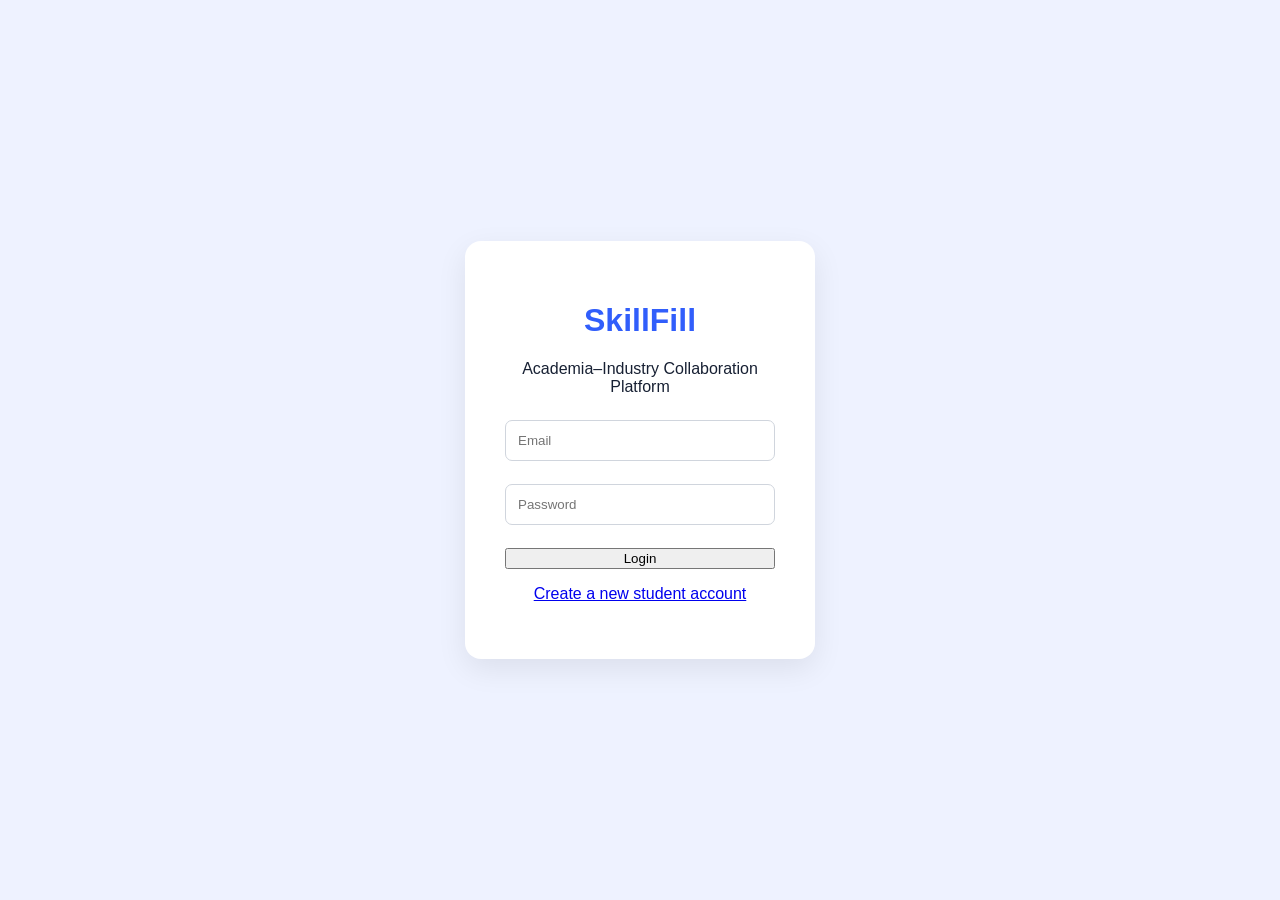
<file: frontend/index.html>
<!DOCTYPE html>
<html>
<head>
    <title>SkillFill - Login</title>
    <link rel="stylesheet" href="css/style.css">
</head>
<body class="login-page">
    <div class="login-box">
        <h1>SkillFill</h1>
        <p>Academia–Industry Collaboration Platform</p>

        <div id="loginForm">
            <input id="email" type="email" placeholder="Email">
            <input id="password" type="password" placeholder="Password">
            <button onclick="login()">Login</button>
            <p id="loginMessage"></p>
            <p><a href="#" onclick="showRegister(); return false;">Create a new student account</a></p>
        </div>

        <div id="registerForm" style="display:none;">
            <input id="regName" type="text" placeholder="Full Name">
            <input id="regEmail" type="email" placeholder="Email">
            <input id="regPassword" type="password" placeholder="Password">
            <input id="regCourse" type="text" placeholder="Course / Degree">
            <input id="regCollege" type="text" placeholder="College">
            <input id="regInterest" type="text" placeholder="Career Interest">
            <button onclick="registerStudent()">Register</button>
            <p id="registerMessage"></p>
            <p><a href="#" onclick="showLogin(); return false;">Already have an account? Login</a></p>
        </div>
    </div>

<script src="js/common.js"></script>
<script>
function showRegister() {
    document.getElementById("loginForm").style.display = "none";
    document.getElementById("registerForm").style.display = "block";
}

function showLogin() {
    document.getElementById("registerForm").style.display = "none";
    document.getElementById("loginForm").style.display = "block";
}

async function login() {
    const message = document.getElementById("loginMessage");
    message.textContent = "Signing in...";
    try {
        const data = await apiRequest("/login", {
            method: "POST",
            body: JSON.stringify({
                email: document.getElementById("email").value,
                password: document.getElementById("password").value
            })
        });
        if (!data.student_id) throw new Error(data.message || "Invalid email or password");
        localStorage.setItem("studentId", data.student_id);
        localStorage.setItem("studentName", data.name || "Student");
        localStorage.setItem("studentEmail", data.email || "");
        window.location.href = "dashboard.html";
    } catch (error) {
        message.textContent = error.message;
    }
}

async function registerStudent() {
    const message = document.getElementById("registerMessage");
    message.textContent = "Creating account...";
    try {
        const data = await apiRequest("/register", {
            method: "POST",
            body: JSON.stringify({
                name: document.getElementById("regName").value,
                email: document.getElementById("regEmail").value,
                password: document.getElementById("regPassword").value,
                course: document.getElementById("regCourse").value,
                college: document.getElementById("regCollege").value,
                career_interest: document.getElementById("regInterest").value
            })
        });
        if (!data.student_id) throw new Error(data.message || "Registration failed");
        message.textContent = "Registration successful. You can now login.";
        showLogin();
        document.getElementById("email").value = document.getElementById("regEmail").value;
    } catch (error) {
        message.textContent = error.message;
    }
}
</script>
</body>
</html>
</file>
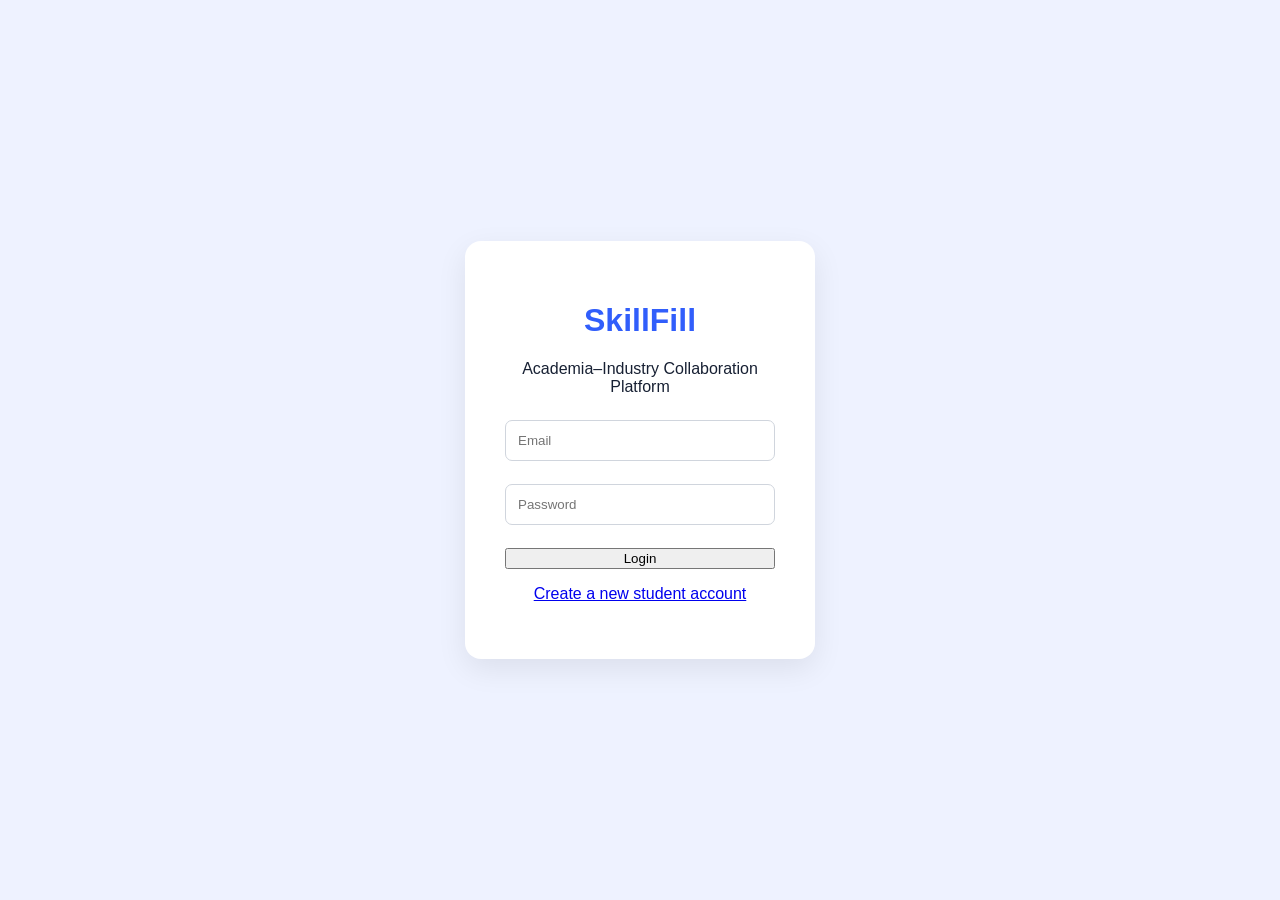
<file: frontend/applications.html>
<!DOCTYPE html>
<html>
<head><title>SkillFill - Applications</title><link rel="stylesheet" href="css/style.css"></head>
<body>
<nav><h2>SkillFill</h2><div>
<a href="dashboard.html">Dashboard</a><a href="assessment.html">Assessment</a><a href="skills.html">Skills</a><a href="internships.html">Internships</a><a href="applications.html">Applications</a><a href="profile.html">Profile</a><a href="industry.html">Industry</a>
<button class="logout" onclick="logout()">Logout</button></div></nav>
<main class="container">
<h1>My Applications</h1>
<div id="applicationList"></div>
</main>
<script src="js/common.js"></script>
<script src="js/applications.js"></script>
</body>
</html>
</file>
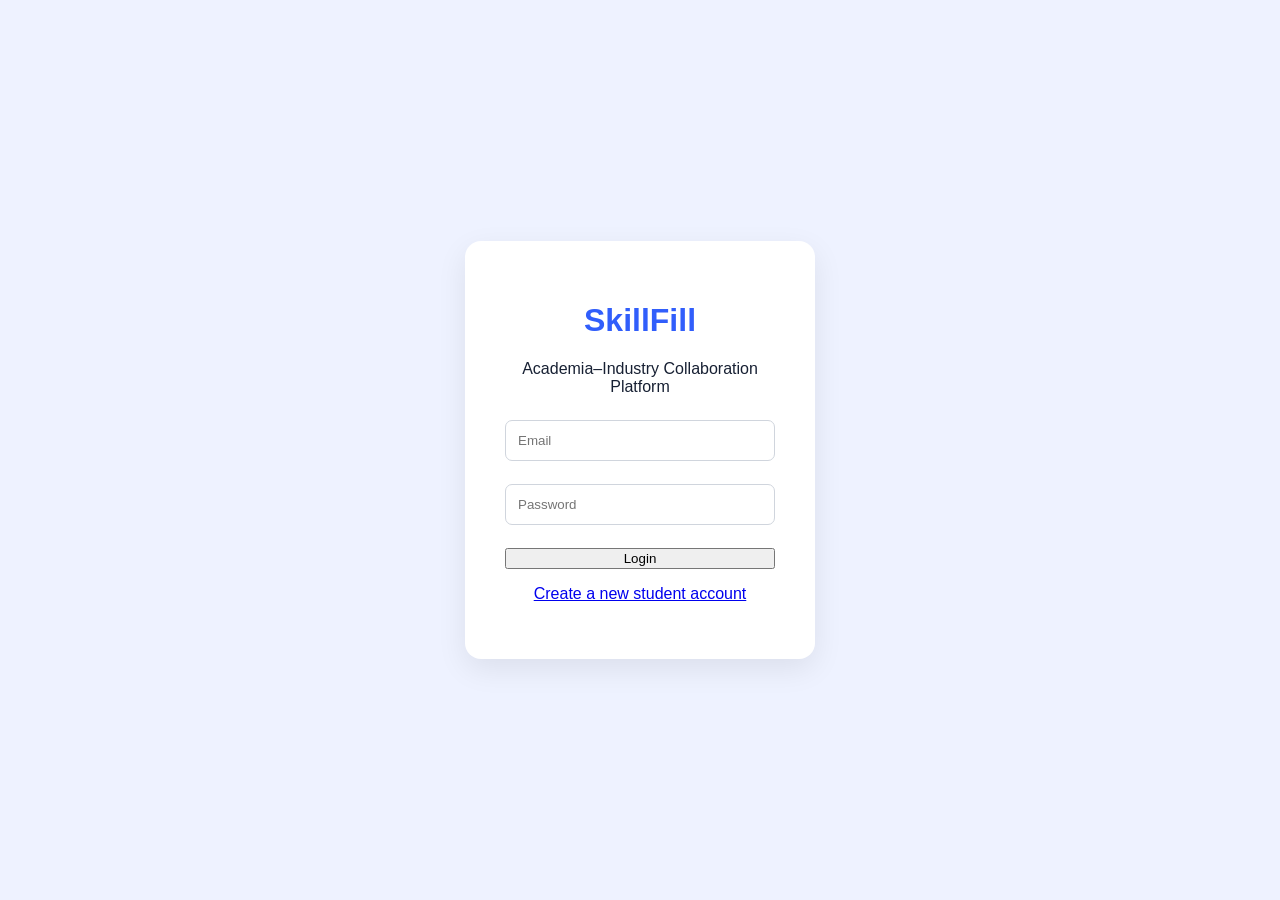
<file: frontend/assessment.html>
<!DOCTYPE html>
<html>
<head>
    <title>SkillFill - Assessment</title>
    <link rel="stylesheet" href="css/style.css">
</head>
<body>
<nav><h2>SkillFill</h2><div>
<a href="dashboard.html">Dashboard</a><a href="assessment.html">Assessment</a><a href="skills.html">Skills</a><a href="internships.html">Internships</a><a href="applications.html">Applications</a><a href="profile.html">Profile</a><a href="industry.html">Industry</a>
<button class="logout" onclick="logout()">Logout</button></div></nav>

<main class="container narrow">
<h1>Skill Assessment</h1>
<p>Answer these questions to estimate your technical skill profile.</p>

<form id="assessmentForm" class="card">
<div class="question"><h3>1. Which language is commonly used for backend development?</h3>
<label><input type="radio" name="q1" value="1"> Python</label>
<label><input type="radio" name="q1" value="0"> HTML</label>
<label><input type="radio" name="q1" value="0"> CSS</label></div>

<div class="question"><h3>2. Which technology is used to manage relational data?</h3>
<label><input type="radio" name="q2" value="1"> SQL</label>
<label><input type="radio" name="q2" value="0"> Photoshop</label>
<label><input type="radio" name="q2" value="0"> Figma</label></div>

<div class="question"><h3>3. What does an API allow?</h3>
<label><input type="radio" name="q3" value="1"> Software systems to communicate</label>
<label><input type="radio" name="q3" value="0"> Only image editing</label>
<label><input type="radio" name="q3" value="0"> Only printing</label></div>

<div class="question"><h3>4. Which is a Python web framework?</h3>
<label><input type="radio" name="q4" value="1"> FastAPI</label>
<label><input type="radio" name="q4" value="0"> Excel</label>
<label><input type="radio" name="q4" value="0"> PowerPoint</label></div>

<div class="question"><h3>5. Which data structure follows LIFO?</h3>
<label><input type="radio" name="q5" value="1"> Stack</label>
<label><input type="radio" name="q5" value="0"> Queue</label>
<label><input type="radio" name="q5" value="0"> Graph</label></div>

<button class="button" type="submit">Submit Assessment</button>
</form>
<div id="result"></div>
</main>
<script src="js/common.js"></script>
<script src="js/assessment.js"></script>
</body>
</html>
</file>
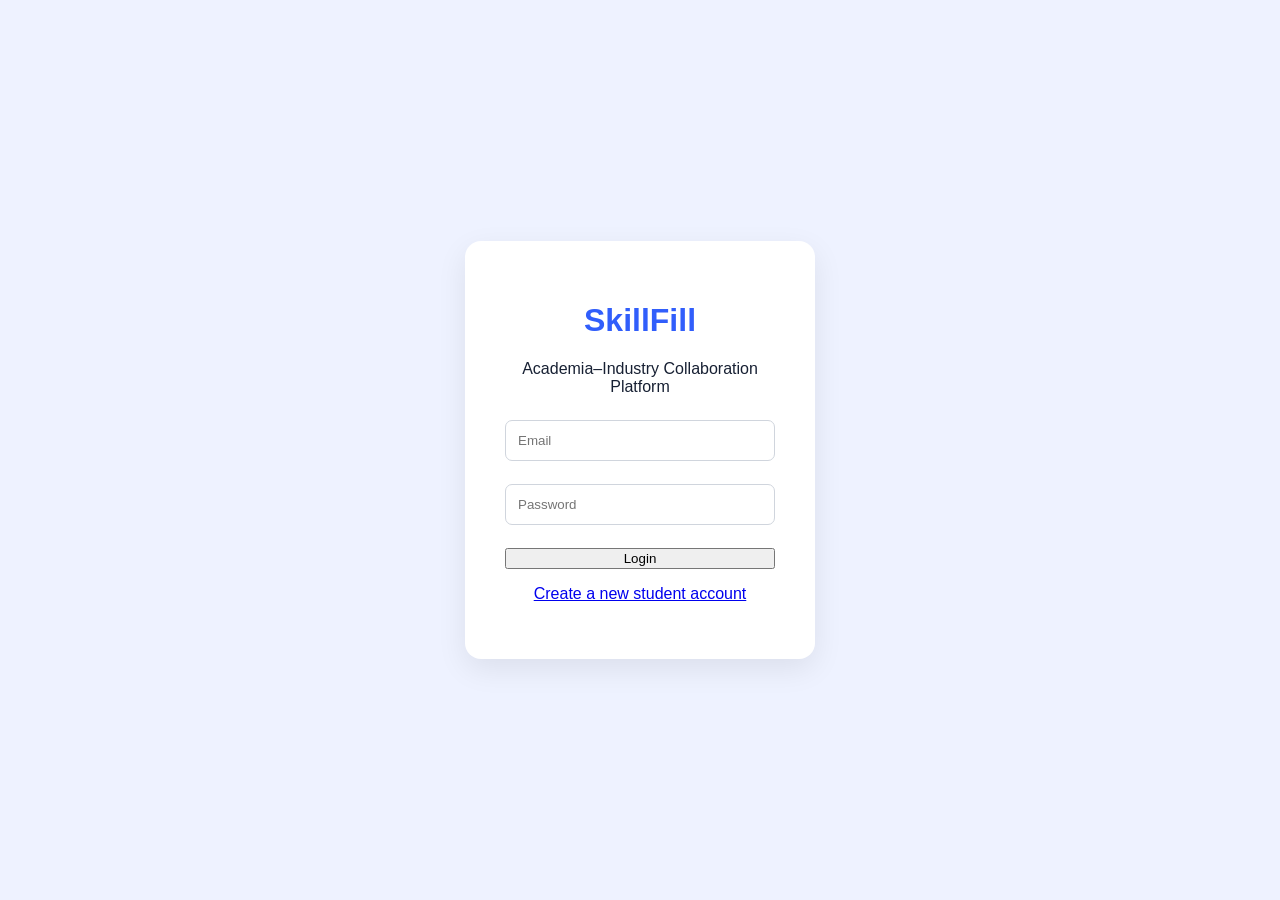
<file: frontend/dashboard.html>
<!DOCTYPE html>
<html>
<head>
    <title>SkillFill - Dashboard</title>
    <link rel="stylesheet" href="css/style.css">
</head>
<body>
<nav>
    <h2>SkillFill</h2>
    <div>
        <a href="dashboard.html">Dashboard</a>
        <a href="assessment.html">Assessment</a>
        <a href="skills.html">Skills</a>
        <a href="internships.html">Internships</a>
        <a href="applications.html">Applications</a>
        <a href="profile.html">Profile</a>
        <a href="industry.html">Industry</a>
        <button class="logout" onclick="logout()">Logout</button>
    </div>
</nav>

<main class="container">
    <section class="hero">
        <div>
            <p class="small">STUDENT DASHBOARD</p>
            <h1>Welcome back, Student!</h1>
            <p>Track your skills, discover opportunities and build your career.</p>
            <a class="button" href="assessment.html">Take Skill Assessment</a>
        </div>
        <div class="readiness">
            <span>Career Readiness</span>
            <strong>78%</strong>
            <div class="progress"><div class="progress-fill" style="width:78%"></div></div>
        </div>
    </section>

    <section class="grid three">
        <div class="card stat"><span>Skills</span><strong>8</strong><p>6 strong · 2 improving</p></div>
        <div class="card stat"><span>Recommended</span><strong>12</strong><p>Opportunities matching you</p></div>
        <div class="card stat"><span>Applications</span><strong id="applicationCount">0</strong><p>Active applications</p></div>
    </section>

    <section>
        <h2>Your Skill Profile</h2>
        <div class="card">
            <div class="skill-row"><span>Python</span><div class="progress"><div class="progress-fill" style="width:90%"></div></div><b>90%</b></div>
            <div class="skill-row"><span>SQL</span><div class="progress"><div class="progress-fill" style="width:75%"></div></div><b>75%</b></div>
            <div class="skill-row"><span>Web Development</span><div class="progress"><div class="progress-fill" style="width:65%"></div></div><b>65%</b></div>
            <div class="skill-row"><span>Communication</span><div class="progress"><div class="progress-fill" style="width:80%"></div></div><b>80%</b></div>
        </div>
    </section>

    <section>
        <h2>Skill Gaps</h2>
        <div class="grid three">
            <div class="card gap"><b>FastAPI</b><span>Beginner</span><p>Recommended for backend development.</p></div>
            <div class="card gap"><b>Data Structures</b><span>Intermediate</span><p>Improve problem-solving ability.</p></div>
            <div class="card gap"><b>Cloud Basics</b><span>Beginner</span><p>Useful for modern software roles.</p></div>
        </div>
    </section>

    <section>
        <h2>Recommended Opportunities</h2>
        <div class="grid three">
            <div class="card opportunity"><h3>Python Developer Intern</h3><p>TechNova</p><b>92% Match</b><a href="internships.html">View</a></div>
            <div class="card opportunity"><h3>Backend Developer Intern</h3><p>DataWorks</p><b>86% Match</b><a href="internships.html">View</a></div>
            <div class="card opportunity"><h3>Data Analyst Intern</h3><p>Insight Labs</p><b>81% Match</b><a href="internships.html">View</a></div>
        </div>
    </section>
</main>
<script src="js/common.js"></script>
<script src="js/dashboard.js"></script>
</body>
</html>
</file>
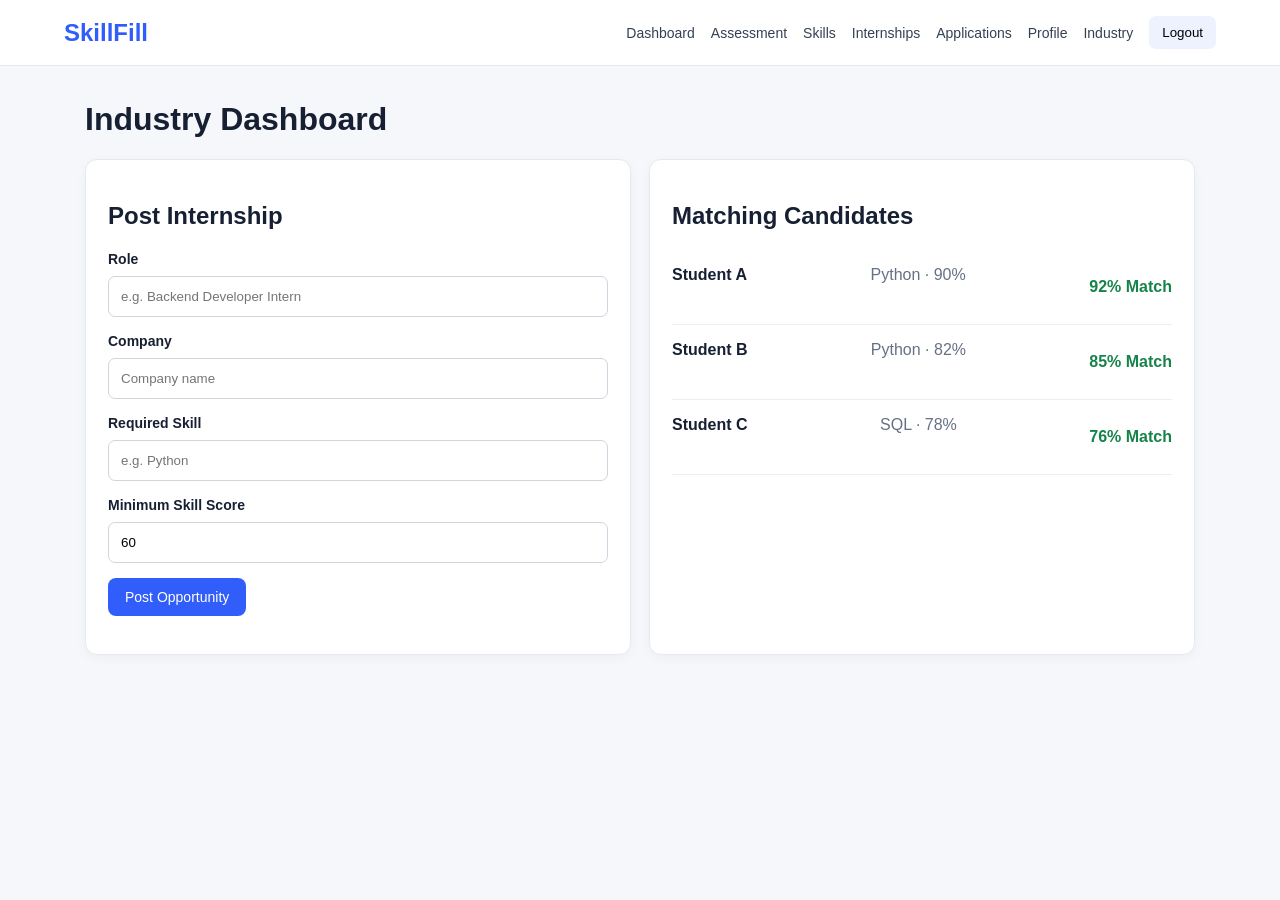
<file: frontend/industry.html>
<!DOCTYPE html>
<html>
<head><title>SkillFill - Industry</title><link rel="stylesheet" href="css/style.css"></head>
<body>
<nav><h2>SkillFill</h2><div>
<a href="dashboard.html">Dashboard</a><a href="assessment.html">Assessment</a><a href="skills.html">Skills</a><a href="internships.html">Internships</a><a href="applications.html">Applications</a><a href="profile.html">Profile</a><a href="industry.html">Industry</a>
<button class="logout" onclick="logout()">Logout</button></div></nav>
<main class="container">
<h1>Industry Dashboard</h1>
<div class="grid two">
<form id="postForm" class="card">
<h2>Post Internship</h2>
<label>Role</label><input id="role" placeholder="e.g. Backend Developer Intern" required>
<label>Company</label><input id="company" placeholder="Company name" required>
<label>Required Skill</label><input id="skill" placeholder="e.g. Python" required>
<label>Minimum Skill Score</label><input id="score" type="number" min="0" max="100" value="60" required>
<button class="button">Post Opportunity</button>
<p id="postMessage"></p>
</form>

<div class="card">
<h2>Matching Candidates</h2>
<div class="candidate"><b>Student A</b><span>Python · 90%</span><strong>92% Match</strong></div>
<div class="candidate"><b>Student B</b><span>Python · 82%</span><strong>85% Match</strong></div>
<div class="candidate"><b>Student C</b><span>SQL · 78%</span><strong>76% Match</strong></div>
</div>
</div>
</main>
<script src="js/common.js"></script>
<script>
async function postOpportunity(e){e.preventDefault();const msg=document.getElementById("postMessage");try{await apiRequest("/opportunities",{method:"POST",body:JSON.stringify({title:role.value,company:company.value,description:`${role.value} opportunity`,location:"India",opportunity_type:"Internship",required_skills:skill.value,minimum_skill_level:Number(score.value)})});msg.textContent="Internship posted successfully. It is now available for matching.";postForm.reset();}catch(err){msg.textContent=err.message;}}
postForm.onsubmit=postOpportunity;
</script>
</body>
</html>
</file>
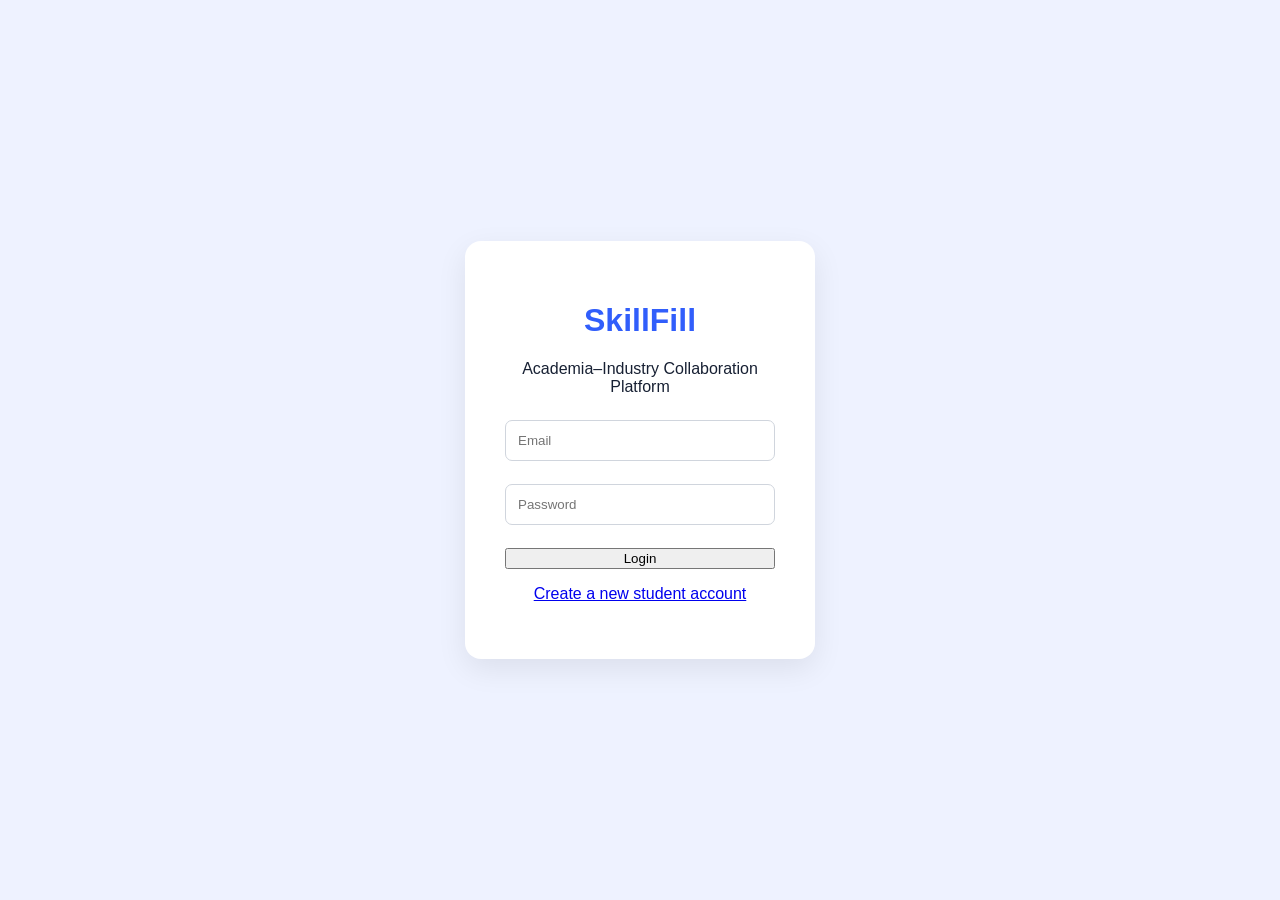
<file: frontend/internships.html>
<!DOCTYPE html>
<html>
<head><title>SkillFill - Internships</title><link rel="stylesheet" href="css/style.css"></head>
<body>
<nav><h2>SkillFill</h2><div>
<a href="dashboard.html">Dashboard</a><a href="assessment.html">Assessment</a><a href="skills.html">Skills</a><a href="internships.html">Internships</a><a href="applications.html">Applications</a><a href="profile.html">Profile</a><a href="industry.html">Industry</a>
<button class="logout" onclick="logout()">Logout</button></div></nav>
<main class="container">
<h1>Recommended Internships</h1>
<p>Opportunities ranked according to your current skill profile.</p>
<div id="opportunities" class="grid two"></div>
</main>
<script src="js/common.js"></script>
<script src="js/internships.js"></script>
</body>
</html>
</file>
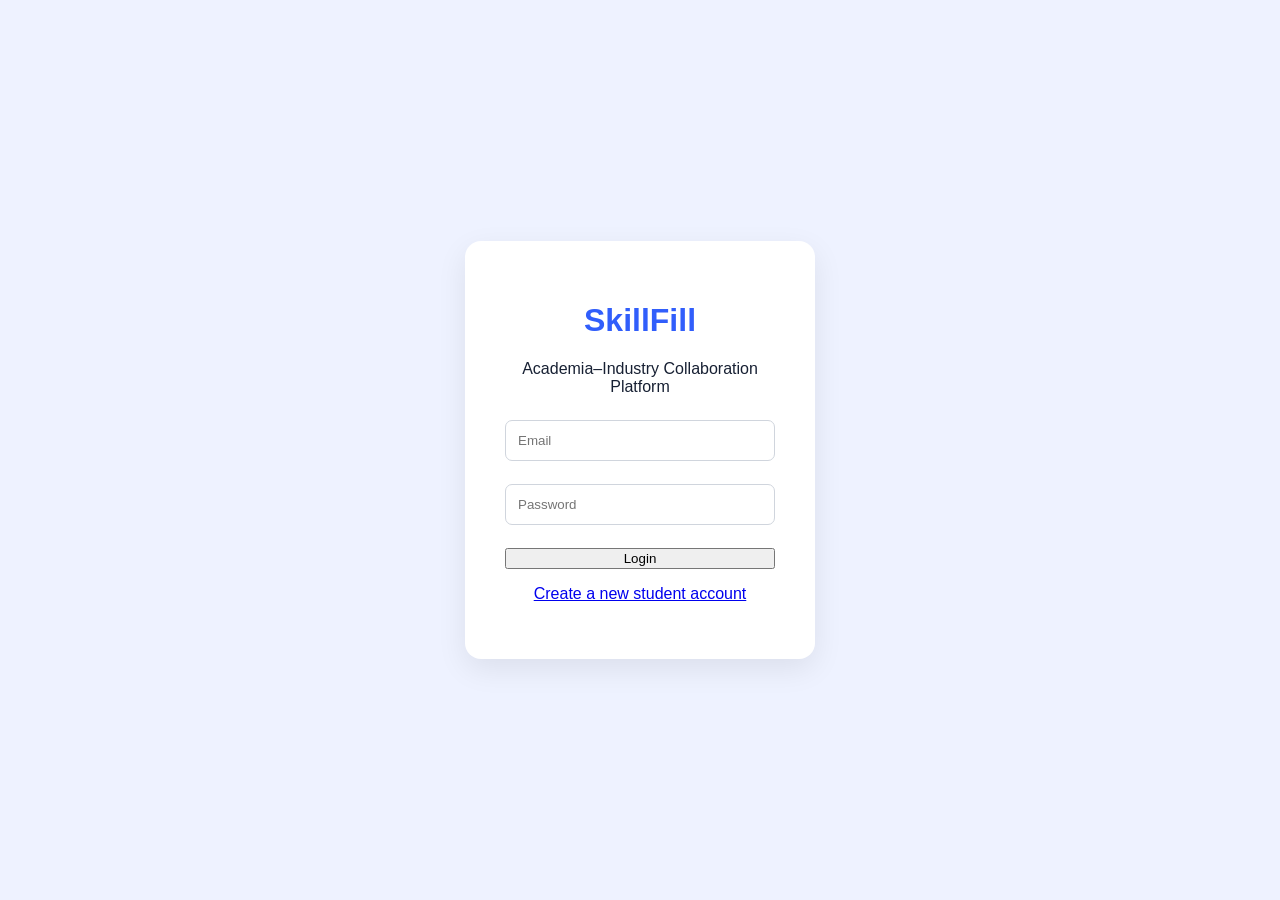
<file: frontend/profile.html>
<!DOCTYPE html>
<html>
<head><title>SkillFill - Profile</title><link rel="stylesheet" href="css/style.css"></head>
<body>
<nav><h2>SkillFill</h2><div>
<a href="dashboard.html">Dashboard</a><a href="assessment.html">Assessment</a><a href="skills.html">Skills</a><a href="internships.html">Internships</a><a href="applications.html">Applications</a><a href="profile.html">Profile</a><a href="industry.html">Industry</a>
<button class="logout" onclick="logout()">Logout</button></div></nav>
<main class="container narrow">
<h1>My Profile</h1>
<form class="card" id="profileForm">
<label>Name</label><input id="name" value="Student">
<label>College</label><input id="college" value="ABC Institute of Technology">
<label>Degree</label><input id="degree" value="B.Tech Computer Science">
<label>Career Interest</label><input id="interest" value="Software Development">
<button class="button" type="submit">Save Profile</button>
<p id="saved"></p>
</form>
</main>
<script src="js/common.js"></script>
<script>
requireLogin();
const nameInput=document.getElementById("name");
const collegeInput=document.getElementById("college");
const degreeInput=document.getElementById("degree");
const interestInput=document.getElementById("interest");
async function loadProfile(){
 try{const s=await apiRequest(`/student/${getStudentId()}`); nameInput.value=s.name; collegeInput.value=s.college; degreeInput.value=s.course; interestInput.value=s.career_interest||"";}catch(e){document.getElementById("saved").textContent=e.message;}}
profileForm.onsubmit=async function(e){e.preventDefault();try{await apiRequest(`/student/${getStudentId()}`,{method:"PUT",body:JSON.stringify({name:nameInput.value,college:collegeInput.value,course:degreeInput.value,career_interest:interestInput.value})});localStorage.setItem("studentName",nameInput.value);document.getElementById("saved").textContent="Profile saved successfully.";}catch(e){document.getElementById("saved").textContent=e.message;}};
loadProfile();
</script>
</body>
</html>
</file>
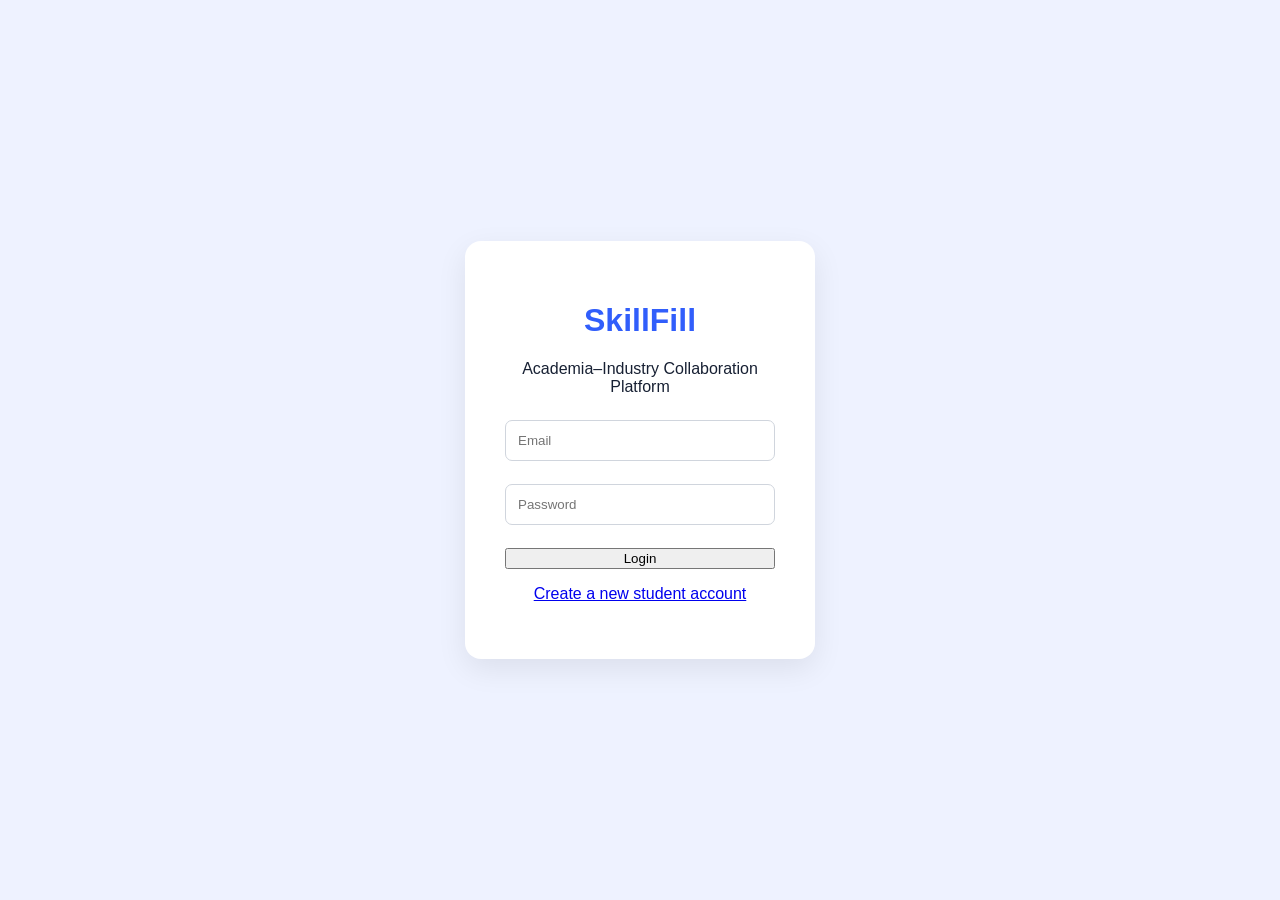
<file: frontend/skills.html>
<!DOCTYPE html>
<html>
<head><title>SkillFill - Skills</title><link rel="stylesheet" href="css/style.css"></head>
<body>
<nav><h2>SkillFill</h2><div>
<a href="dashboard.html">Dashboard</a><a href="assessment.html">Assessment</a><a href="skills.html">Skills</a><a href="internships.html">Internships</a><a href="applications.html">Applications</a><a href="profile.html">Profile</a><a href="industry.html">Industry</a>
<button class="logout" onclick="logout()">Logout</button></div></nav>
<main class="container">
<h1>My Skills</h1>
<div class="card">
<h2>Technical Skills</h2>
<div class="skill-row"><span>Python</span><div class="progress"><div class="progress-fill" style="width:90%"></div></div><b>90%</b></div>
<div class="skill-row"><span>SQL</span><div class="progress"><div class="progress-fill" style="width:75%"></div></div><b>75%</b></div>
<div class="skill-row"><span>FastAPI</span><div class="progress"><div class="progress-fill" style="width:55%"></div></div><b>55%</b></div>
<div class="skill-row"><span>JavaScript</span><div class="progress"><div class="progress-fill" style="width:60%"></div></div><b>60%</b></div>
</div>
<div class="card">
<h2>Add / Update Skill</h2>
<label>Skill Name</label><input id="skillName" placeholder="e.g. Python">
<label>Skill Level (1-5)</label><input id="skillLevel" type="number" min="1" max="5" value="3">
<button class="button" onclick="addSkill()">Save Skill</button>
<p id="skillMessage"></p>
</div>
<h2>Recommended Learning</h2>
<div class="grid three">
<div class="card"><h3>FastAPI Fundamentals</h3><p>Build REST APIs using Python.</p><button class="button small-button">Start Learning</button></div>
<div class="card"><h3>Data Structures</h3><p>Strengthen problem-solving skills.</p><button class="button small-button">Start Learning</button></div>
<div class="card"><h3>SQL Practice</h3><p>Improve database querying.</p><button class="button small-button">Start Learning</button></div>
</div>
</main>
<script src="js/common.js"></script><script>requireLogin(); async function loadSkills(){try{const d=await apiRequest(`/skills/${getStudentId()}`);const box=document.querySelector("main .card"); const rows=d.skills.map(x=>`<div class="skill-row"><span>${x.skill_name}</span><div class="progress"><div class="progress-fill" style="width:${x.skill_level*20}%"></div></div><b>${x.skill_level*20}%</b></div>`).join(""); if(rows) box.innerHTML="<h2>Technical Skills</h2>"+rows;}catch(e){}} async function addSkill(){try{const n=document.getElementById("skillName").value.trim();const l=Number(document.getElementById("skillLevel").value);if(!n) throw new Error("Enter a skill name");await apiRequest("/skills",{method:"POST",body:JSON.stringify({student_id:Number(getStudentId()),skill_name:n,skill_level:l})});document.getElementById("skillMessage").textContent="Skill saved successfully.";loadSkills();}catch(e){document.getElementById("skillMessage").textContent=e.message;}} loadSkills();</script>
</body>
</html>
</file>
<file: frontend/css/style.css>
*{box-sizing:border-box}body{margin:0;font-family:Arial,sans-serif;background:#f5f7fb;color:#172033}nav{background:#fff;border-bottom:1px solid #e4e8ef;padding:16px 5%;display:flex;align-items:center;justify-content:space-between;gap:20px;position:sticky;top:0;z-index:5}nav h2{margin:0;color:#315efb}nav div{display:flex;align-items:center;gap:16px;flex-wrap:wrap}nav a{color:#344054;text-decoration:none;font-size:14px}nav a:hover{color:#315efb}.logout{border:0;background:#eef2ff;padding:9px 13px;border-radius:7px;cursor:pointer}.container{max-width:1150px;margin:35px auto;padding:0 20px}.narrow{max-width:800px}.hero{background:#315efb;color:white;padding:35px;border-radius:16px;display:flex;justify-content:space-between;align-items:center;gap:30px}.hero h1{margin:5px 0 10px}.small{font-size:12px;letter-spacing:1px}.readiness{background:rgba(255,255,255,.14);padding:20px;border-radius:12px;min-width:230px}.readiness strong{display:block;font-size:38px;margin:8px 0}.grid{display:grid;gap:18px;margin:20px 0 35px}.three{grid-template-columns:repeat(3,1fr)}.two{grid-template-columns:repeat(2,1fr)}.card{background:#fff;border:1px solid #e5e9f0;border-radius:12px;padding:22px;box-shadow:0 3px 12px rgba(20,30,50,.04)}.stat strong{display:block;font-size:32px;margin:10px 0}.stat span{color:#667085}.progress{height:9px;background:#e8ecf3;border-radius:20px;overflow:hidden}.progress-fill{height:100%;background:#315efb;border-radius:20px}.skill-row{display:grid;grid-template-columns:150px 1fr 50px;align-items:center;gap:15px;margin:18px 0}.gap span{display:inline-block;background:#fff1db;color:#9a6200;padding:5px 8px;border-radius:5px;font-size:12px;margin:8px 0}.opportunity h3{margin-top:0}.opportunity b,.candidate strong{color:#16834a;display:block;margin:12px 0}.opportunity a{color:#315efb;text-decoration:none}.button{display:inline-block;background:#315efb;color:white;border:0;border-radius:8px;padding:11px 17px;text-decoration:none;cursor:pointer;font-size:14px}.small-button{margin-top:8px}.question{padding-bottom:20px;margin-bottom:20px;border-bottom:1px solid #e5e9f0}.question label{display:block;padding:8px 0}.login-page{min-height:100vh;display:flex;align-items:center;justify-content:center;background:#eef2ff}.login-box{background:white;padding:40px;border-radius:16px;width:350px;text-align:center;box-shadow:0 10px 30px rgba(0,0,0,.08)}.login-box input,form input{width:100%;padding:12px;margin:8px 0 15px;border:1px solid #d0d5dd;border-radius:7px}.login-box button{width:100%;margin-top:8px}.login-box h1{color:#315efb}.candidate{display:flex;justify-content:space-between;gap:15px;padding:16px 0;border-bottom:1px solid #eee;flex-wrap:wrap}.candidate span{color:#667085}form label{font-weight:bold;font-size:14px}#result{margin-top:20px}.result-card{background:#ecfdf3;border:1px solid #abefc6;padding:20px;border-radius:12px}.app-card{margin-bottom:15px}.status{display:inline-block;padding:6px 10px;border-radius:6px;background:#eef2ff;color:#315efb;font-size:13px}@media(max-width:800px){.three,.two{grid-template-columns:1fr}.hero{flex-direction:column;align-items:flex-start}nav{align-items:flex-start;flex-direction:column}.skill-row{grid-template-columns:100px 1fr 45px}}
</file>
